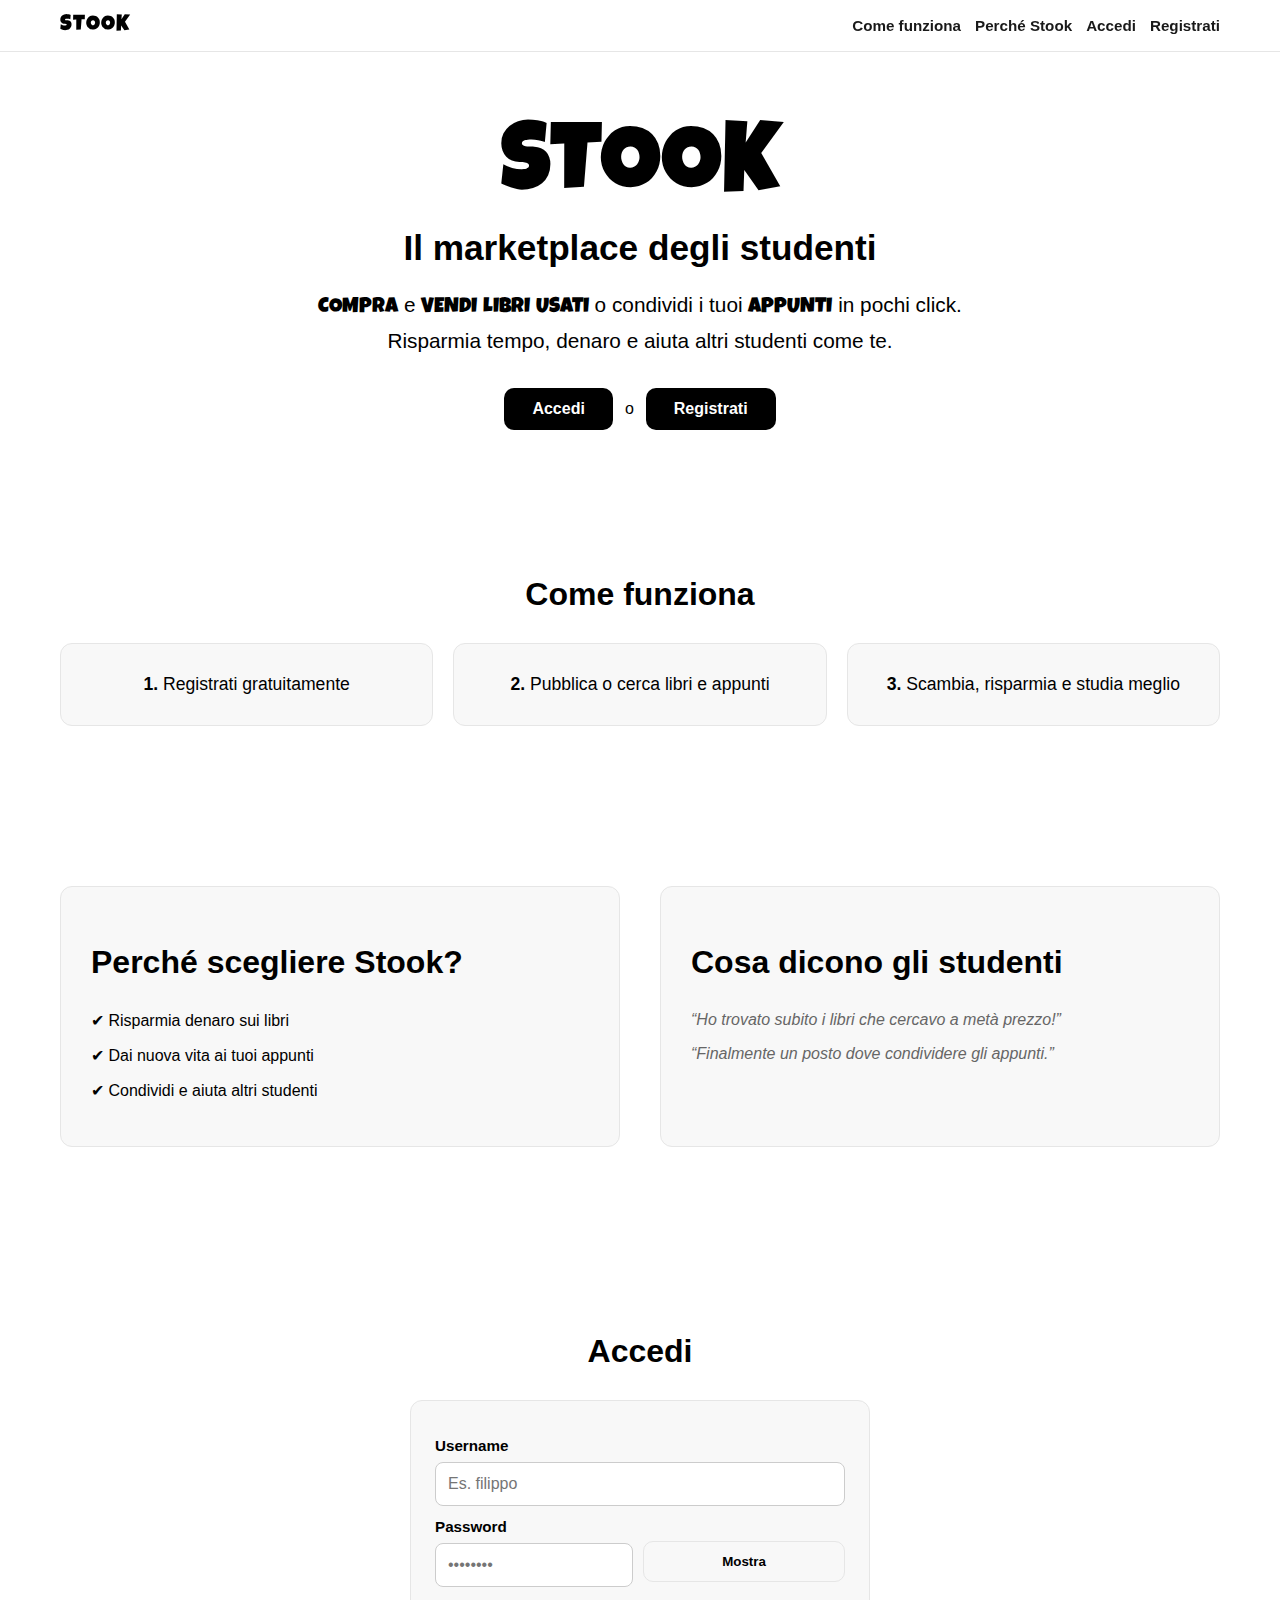
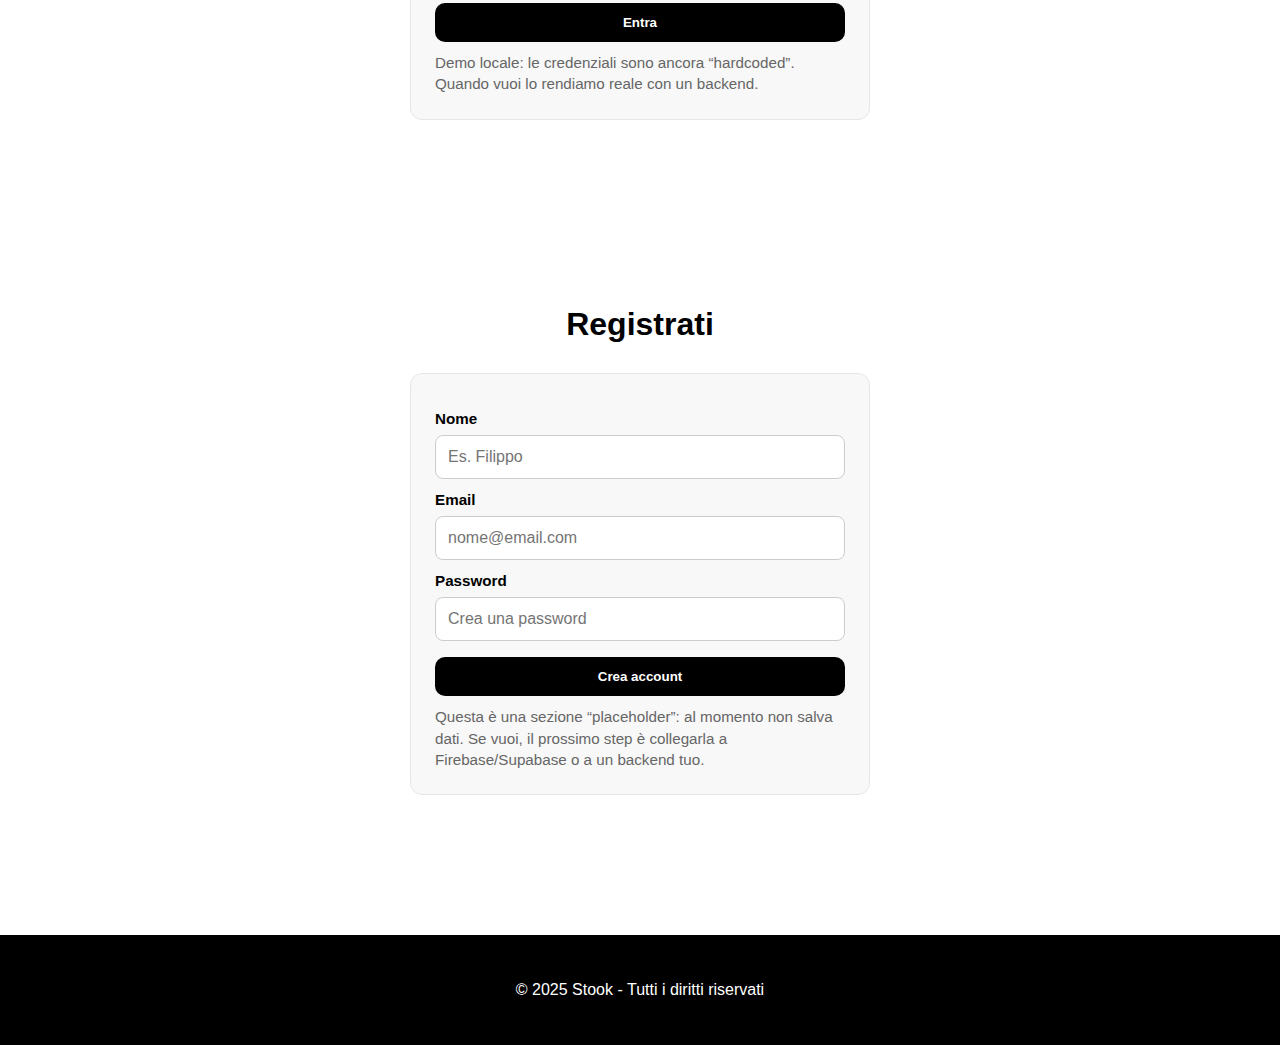
<file: index.html>
<!DOCTYPE html>
<html lang="it">
<head>
  <meta charset="UTF-8">
  <meta name="viewport" content="width=device-width, initial-scale=1.0">
  <title>Stook - Marketplace studenti</title>

  <!-- Import font Luckiest Guy -->
  <link href="https://fonts.googleapis.com/css2?family=Luckiest+Guy&display=swap" rel="stylesheet">

  <style>
    :root {
      --text: #000000;
      --bg: #ffffff;
      --card: #f8f8f8;
      --muted: #666;
      --border: #e6e6e6;
    }

    * { box-sizing: border-box; }

    body {
      margin: 0;
      padding: 0;
      font-family: 'Inter', sans-serif;
      background-color: var(--bg);
      color: var(--text);
    }

    /* NAV */
    .nav {
      position: sticky;
      top: 0;
      z-index: 50;
      background: rgba(255,255,255,0.9);
      backdrop-filter: blur(8px);
      border-bottom: 1px solid var(--border);
    }

    .nav-inner {
      max-width: 1200px;
      margin: 0 auto;
      padding: 14px 20px;
      display: flex;
      align-items: center;
      justify-content: space-between;
      gap: 16px;
    }

    .brand {
      font-family: 'Luckiest Guy', cursive;
      text-transform: uppercase;
      letter-spacing: 1px;
      font-size: 1.4rem;
    }

    .nav-links {
      display: flex;
      gap: 14px;
      flex-wrap: wrap;
      justify-content: flex-end;
    }

    .nav-links a {
      color: var(--text);
      text-decoration: none;
      font-weight: 600;
      font-size: 0.95rem;
      opacity: 0.9;
    }

    .nav-links a:hover { opacity: 1; text-decoration: underline; }

    /* HERO */
    header {
      padding: 70px 20px 40px;
      text-align: center;
      max-width: 1200px;
      margin: 0 auto;
    }

    header h1 {
      margin: 0 0 10px;
      font-size: clamp(2.5rem, 8vw, 6rem);
      font-weight: 400;
      text-transform: uppercase;
      line-height: 1;
      font-family: 'Luckiest Guy', cursive;
      color: var(--text);
    }

    header h2 {
      font-size: 2.2rem;
      margin: 0;
      font-weight: 600;
      text-align: center;
    }

    header p {
      font-size: 1.3rem;
      line-height: 1.6;
      margin: 20px auto 30px;
      max-width: 650px;
      text-align: center;
      color: var(--text);
    }

    .highlight {
      font-family: 'Luckiest Guy', cursive;
      text-transform: uppercase;
    }

    .cta-container {
      margin-top: 20px;
      display: flex;
      justify-content: center;
      align-items: center;
      gap: 12px;
      flex-wrap: wrap;
    }

    .cta-btn {
      display: inline-block;
      background: #000000;
      color: #ffffff;
      padding: 12px 28px;
      border-radius: 10px;
      text-decoration: none;
      font-weight: 700;
      transition: transform 0.08s ease, background 0.3s ease;
      cursor: pointer;
      border: none;
    }

    .cta-btn:hover {
      background: #333333;
      transform: translateY(-1px);
    }

    section {
      padding: 80px 20px;
      text-align: center;
      max-width: 1200px;
      margin: 0 auto;
    }

    section h2 {
      font-size: 2rem;
      margin-bottom: 30px;
    }

    .steps {
      display: flex;
      justify-content: center;
      gap: 20px;
      flex-wrap: wrap;
    }

    .step {
      flex: 1 1 250px;
      background: var(--card);
      padding: 30px;
      border-radius: 12px;
      font-size: 1.1rem;
      border: 1px solid var(--border);
    }

    .two-columns {
      display: flex;
      flex-wrap: wrap;
      gap: 40px;
      justify-content: center;
      align-items: stretch;
      text-align: left;
    }

    .col {
      flex: 1 1 420px;
      background: var(--card);
      padding: 30px;
      border-radius: 12px;
      border: 1px solid var(--border);
    }

    blockquote {
      font-style: italic;
      margin: 16px 0;
      color: var(--muted);
    }

    /* FORMS */
    .panel {
      max-width: 460px;
      margin: 0 auto;
      text-align: left;
      background: var(--card);
      border: 1px solid var(--border);
      border-radius: 12px;
      padding: 24px;
    }

    label {
      display: block;
      margin-top: 12px;
      font-weight: 700;
      font-size: 0.95rem;
    }

    input {
      width: 100%;
      padding: 12px;
      margin: 8px 0 0;
      border: 1px solid #ccc;
      border-radius: 8px;
      font-size: 1rem;
      background: #fff;
    }

    .row {
      display: flex;
      gap: 10px;
      align-items: center;
    }

    .row > * { flex: 1; }

    .helper {
      margin-top: 10px;
      color: var(--muted);
      font-size: 0.95rem;
      line-height: 1.4;
    }

    .error {
      color: #b00020;
      background: rgba(176, 0, 32, 0.08);
      border: 1px solid rgba(176, 0, 32, 0.25);
      padding: 10px 12px;
      border-radius: 10px;
      display: none;
      margin-top: 12px;
      font-weight: 600;
    }

    .toggle {
      background: transparent;
      border: 1px solid var(--border);
      border-radius: 10px;
      padding: 12px 14px;
      cursor: pointer;
      font-weight: 700;
    }

    footer {
      background: #000000;
      color: #ffffff;
      text-align: center;
      padding: 30px;
      margin-top: 60px;
    }

    /* small screens */
    @media (max-width: 520px) {
      header h2 { font-size: 1.6rem; }
      header p { font-size: 1.1rem; }
      .nav-inner { flex-direction: column; align-items: flex-start; }
      .nav-links { justify-content: flex-start; }
    }
  </style>
</head>

<body>

  <!-- NAV -->
  <div class="nav">
    <div class="nav-inner">
      <div class="brand">STOOK</div>
      <div class="nav-links">
        <a href="#how">Come funziona</a>
        <a href="#why">Perché Stook</a>
        <a href="#login">Accedi</a>
        <a href="#register">Registrati</a>
      </div>
    </div>
  </div>

  <!-- HERO -->
  <header>
    <h1>STOOK</h1>
    <h2>Il marketplace degli studenti</h2>
    <p>
      <span class="highlight">Compra</span> e
      <span class="highlight">vendi</span>
      <span class="highlight">libri</span>
      <span class="highlight">usati</span> o condividi i tuoi
      <span class="highlight">appunti</span> in pochi click.
      Risparmia tempo, denaro e aiuta altri studenti come te.
    </p>

    <div class="cta-container">
      <a href="#login" class="cta-btn">Accedi</a>
      <span>o</span>
      <a href="#register" class="cta-btn">Registrati</a>
    </div>
  </header>

  <!-- COME FUNZIONA -->
  <section id="how">
    <h2>Come funziona</h2>
    <div class="steps">
      <div class="step"><strong>1.</strong> Registrati gratuitamente</div>
      <div class="step"><strong>2.</strong> Pubblica o cerca libri e appunti</div>
      <div class="step"><strong>3.</strong> Scambia, risparmia e studia meglio</div>
    </div>
  </section>

  <!-- PERCHÉ STOOK + TESTIMONIANZE -->
  <section id="why">
    <div class="two-columns">
      <div class="col">
        <h2>Perché scegliere Stook?</h2>
        <p>✔ Risparmia denaro sui libri</p>
        <p>✔ Dai nuova vita ai tuoi appunti</p>
        <p>✔ Condividi e aiuta altri studenti</p>
      </div>
      <div class="col">
        <h2>Cosa dicono gli studenti</h2>
        <blockquote>“Ho trovato subito i libri che cercavo a metà prezzo!”</blockquote>
        <blockquote>“Finalmente un posto dove condividere gli appunti.”</blockquote>
      </div>
    </div>
  </section>

  <!-- LOGIN -->
  <section id="login">
    <h2>Accedi</h2>

    <div class="panel">
      <form onsubmit="return login(event)">
        <label for="username">Username</label>
        <input type="text" id="username" placeholder="Es. filippo" autocomplete="username" required>

        <label for="password">Password</label>
        <div class="row">
          <input type="password" id="password" placeholder="••••••••" autocomplete="current-password" required>
          <button type="button" class="toggle" onclick="togglePassword()">Mostra</button>
        </div>

        <div style="margin-top: 16px;">
          <button type="submit" class="cta-btn" style="width:100%;">Entra</button>
        </div>

        <div id="error" class="error">Credenziali errate. Riprova.</div>
        <div class="helper">Demo locale: le credenziali sono ancora “hardcoded”. Quando vuoi lo rendiamo reale con un backend.</div>
      </form>
    </div>
  </section>

  <!-- REGISTER -->
  <section id="register">
    <h2>Registrati</h2>

    <div class="panel">
      <form onsubmit="return fakeRegister(event)">
        <label for="reg-name">Nome</label>
        <input type="text" id="reg-name" placeholder="Es. Filippo" required>

        <label for="reg-email">Email</label>
        <input type="email" id="reg-email" placeholder="nome@email.com" autocomplete="email" required>

        <label for="reg-pass">Password</label>
        <input type="password" id="reg-pass" placeholder="Crea una password" required>

        <div style="margin-top: 16px;">
          <button type="submit" class="cta-btn" style="width:100%;">Crea account</button>
        </div>

        <div class="helper">
          Questa è una sezione “placeholder”: al momento non salva dati.
          Se vuoi, il prossimo step è collegarla a Firebase/Supabase o a un backend tuo.
        </div>
      </form>
    </div>
  </section>

  <!-- FOOTER -->
  <footer>
    <p>© 2025 Stook - Tutti i diritti riservati</p>
  </footer>

  <script>
    function togglePassword() {
      const input = document.getElementById('password');
      const btn = document.querySelector('.toggle');
      const isHidden = input.type === 'password';
      input.type = isHidden ? 'text' : 'password';
      btn.textContent = isHidden ? 'Nascondi' : 'Mostra';
    }

    function login(event) {
      event.preventDefault();
      const user = document.getElementById('username').value.trim();
      const pass = document.getElementById('password').value;

      // reset error
      const err = document.getElementById('error');
      err.style.display = "none";

      // DEMO (NON SICURO)
      if (user === "Filippo" && pass === "2002") {
        window.location.href = "home.html";
      } else {
        err.style.display = "block";
      }
      return false;
    }

    function fakeRegister(event) {
      event.preventDefault();
      alert("Registrazione demo: qui collegheremo un sistema reale (Firebase/Supabase/backend).");
      return false;
    }
  </script>

</body>
</html>
</file>
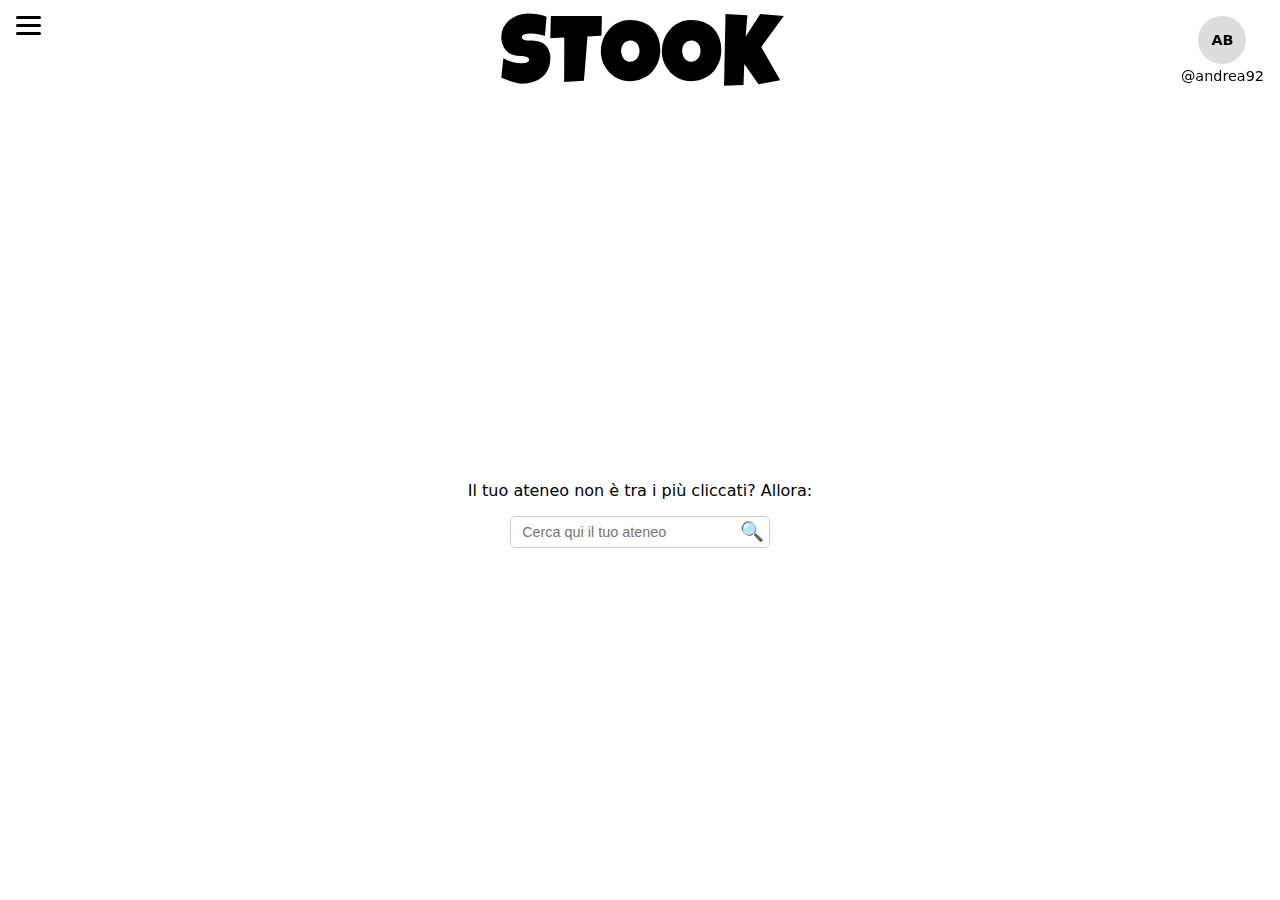
<file: GliAltriAtenei.html>
<!doctype html>
<html lang="it">
<head>
<meta charset="utf-8">
<meta name="viewport" content="width=device-width, initial-scale=1">
<title>STOOK - Ricerca Atenei</title>
<link href="https://fonts.googleapis.com/css2?family=Luckiest+Guy&display=swap" rel="stylesheet">
<style>
:root{ --bg:#ffffff; --text:#000000; }
*{box-sizing:border-box;margin:0;padding:0}
body{
  background:var(--bg); color:var(--text);
  font-family:system-ui,-apple-system,Segoe UI,Roboto,Helvetica,Arial,sans-serif;
  display:flex; flex-direction:column; align-items:center; min-height:100vh;
}
/* Titolo */
h1{
  margin:1rem 0;
  font-size:clamp(2.5rem,8vw,6rem);
  font-weight:400; text-transform:uppercase;
  line-height:1; text-align:center;
  font-family:'Luckiest Guy', cursive; color:var(--text);
}
/* Profilo */
.profile{ position:fixed; top:1rem; right:1rem; display:flex; flex-direction:column; align-items:center; font-size:.9rem; }
.profile-pic{ width:48px;height:48px;border-radius:50%;background:#ddd;display:flex;align-items:center;justify-content:center;font-weight:700;color:#000; }
.username{ margin-top:.25rem; text-decoration:none; color:inherit; font-weight:500; }
.username:hover{text-decoration:underline}
.dropdown{ display:none; position:absolute; top:4.5rem; right:1rem; background:#fff; border:1px solid #ccc; border-radius:8px; padding:1rem; min-width:200px; box-shadow:0 2px 6px rgba(0,0,0,.15);}
.dropdown-content h2{ margin:0 0 1rem; font-size:1.1rem }
/* Sidebar */
.menu-btn{ position:fixed; top:1rem; left:1rem; cursor:pointer; background:transparent; border:none; z-index:1001; display:flex; flex-direction:column; gap:5px;}
.menu-btn span{ display:block; width:25px; height:3px; background:#000; border-radius:2px; transition:all 0.3s ease; }
.menu-btn.hidden{ display:none; }
.sidebar{ position:fixed; top:0; left:-260px; width:250px; height:100%; background:#f5f5f5; box-shadow:2px 0 8px rgba(0,0,0,0.2); padding:1rem; transition:left 0.3s ease; z-index:1000; }
.sidebar.open{ left:0; }
.overlay{ display:none; position:fixed; top:0; left:0; width:100%; height:100%; background:rgba(0,0,0,0.3); z-index:999; }
.overlay.show{ display:block; }
.sidebar h2{ font-family:'Luckiest Guy', cursive; font-size:1.5rem; margin-bottom:1rem; }
.sidebar a{ display:block; margin:.5rem 0; text-decoration:none; color:#000; }
/* Contenuto centrale */
.main-content{ flex:1; display:flex; flex-direction:column; align-items:center; justify-content:center; text-align:center; padding:2rem 1rem; }
.main-content p{ font-size:1rem; margin-bottom:1rem; font-weight:500; }
.search-box{ display:flex; align-items:center; background:#fff; padding:0 .3rem; height:2rem; width:260px; border:1px solid #ccc; border-radius:6px; }
.search-box input{ flex:1; border:none; background:transparent; outline:none; font-size:.9rem; padding:0 .4rem; }
.search-box button{ border:none; background:transparent; font-size:1.2rem; cursor:pointer; transition:transform .15s ease; }
.search-box button:hover{ transform:scale(1.15); }
</style>
</head>
<body>

<!-- Bottone hamburger -->
<button class="menu-btn" id="menuBtn">
  <span></span><span></span><span></span>
</button>

<!-- Sidebar -->
<div class="sidebar" id="sidebar">
  <h2>Menu</h2>
  <a href="index.html">Home</a>
  <a href="ricerca-libri.html">Libri</a>
  <a href="ricerca-appunti.html">Appunti</a>
  <a href="#">Profilo</a>
</div>
<div class="overlay" id="overlay"></div>

<!-- Profilo -->
<div class="profile">
  <div class="profile-pic">AB</div>
  <a href="#" class="username" id="openProfile">@andrea92</a>
</div>
<div class="dropdown" id="profileDropdown">
  <div class="dropdown-content"><h2><strong>Ciao @andrea92</strong></h2></div>
</div>

<!-- Titolo -->
<h1>STOOK</h1>

<!-- Contenuto centrale -->
<div class="main-content">
  <p>Il tuo ateneo non è tra i più cliccati? Allora:</p>
  <form class="search-box" onsubmit="event.preventDefault(); alert('Ricerca avviata!')">
    <input type="text" placeholder="Cerca qui il tuo ateneo">
    <button type="submit">🔍</button>
  </form>
</div>

<script>
/* Dropdown profilo */
const openBtn=document.getElementById("openProfile");
const dropdown=document.getElementById("profileDropdown");
openBtn.addEventListener("click",e=>{
  e.preventDefault();
  dropdown.style.display=(dropdown.style.display==="block")?"none":"block";
});
window.addEventListener("click",e=>{
  if(!dropdown.contains(e.target)&&!openBtn.contains(e.target)){
    dropdown.style.display="none";
  }
});
/* Sidebar */
const menuBtn=document.getElementById("menuBtn");
const sidebar=document.getElementById("sidebar");
const overlay=document.getElementById("overlay");
menuBtn.addEventListener("click",()=>{ sidebar.classList.add("open"); overlay.classList.add("show"); menuBtn.classList.add("hidden"); });
overlay.addEventListener("click",()=>{ sidebar.classList.remove("open"); overlay.classList.remove("show"); menuBtn.classList.remove("hidden"); });
</script>

</body>
</html>
</file>
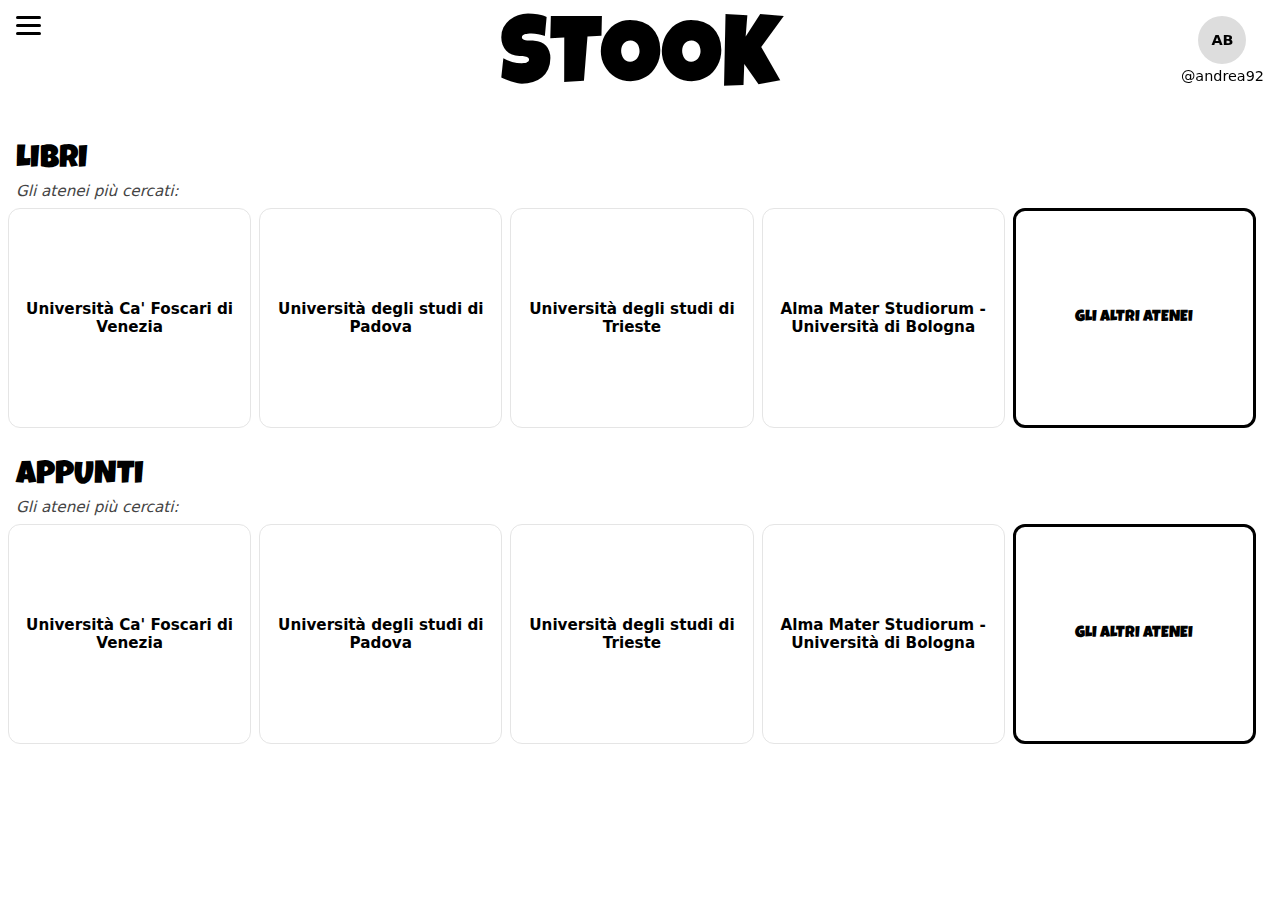
<file: home.html>
<!doctype html>
<html lang="it">
<head>
<meta charset="utf-8">
<meta name="viewport" content="width=device-width, initial-scale=1">
<title>STOOK</title>
<link href="https://fonts.googleapis.com/css2?family=Luckiest+Guy&display=swap" rel="stylesheet">
<style>
:root{
  --bg:#ffffff; --text:#000000;
  --gap:8px; 
  --card-radius:12px; --card-border:#e5e5e5;
}
*{box-sizing:border-box;margin:0;padding:0}
body{
  background:var(--bg); color:var(--text);
  font-family:system-ui,-apple-system,Segoe UI,Roboto,Helvetica,Arial,sans-serif;
  display:flex; flex-direction:column; align-items:center;
}

/* Titolo principale */
h1{
  margin:1rem 0;
  font-size:clamp(2.5rem,8vw,6rem);
  font-weight:400; text-transform:uppercase;
  line-height:1; text-align:center;
  font-family:'Luckiest Guy', cursive; color:var(--text);
}

/* Profilo utente */
.profile{
  position:fixed; top:1rem; right:1rem;
  display:flex; flex-direction:column; align-items:center; font-size:.9rem;
}
.profile-pic{
  width:48px;height:48px;border-radius:50%;background:#ddd;
  display:flex;align-items:center;justify-content:center;font-weight:700;color:#000;
}
.username{ margin-top:.25rem; text-decoration:none; color:inherit; font-weight:500; }
.username:hover{text-decoration:underline}

/* Dropdown profilo */
.dropdown{
  display:none; position:absolute; top:4.5rem; right:1rem; background:#fff;
  border:1px solid #ccc; border-radius:8px; padding:1rem; min-width:200px;
  box-shadow:0 2px 6px rgba(0,0,0,.15);
}
.dropdown-content h2{ margin:0 0 1rem; font-size:1.1rem }

/* Sezioni bacheca */
.main{ width:100%; }

/* Titoli sezione */
.section-header{
  display:flex; flex-direction:column; align-items:flex-start;
  margin:1rem 0 .5rem 1rem;
}
.section-title{
  font-family:'Luckiest Guy', cursive;
  text-transform:uppercase;
  font-weight:400;
  font-size:clamp(1.25rem, 3vw, 2rem);
  margin:0;
}
.section-subtitle{
  margin-top:.3rem;
  font-size:.95rem;
  font-style:italic;
  color:#444;
}

/* Distanza extra tra sezioni */
section + section { margin-top: 2rem; }

/* Riquadri */
.row-5{
  display:flex; flex-wrap:wrap; gap:var(--gap);
  width:100%; padding:0 .5rem;
}
.card{
  flex:0 0 calc((100% - (var(--gap)*4) - 1rem) / 5);
  border:1px solid var(--card-border);
  border-radius:var(--card-radius);
  background:#fff;
  padding:8px;
  display:flex; flex-direction:column; gap:.4rem;
  aspect-ratio:3/4;
  max-height:220px;
  cursor:pointer;
  transition:transform .15s ease;
  justify-content:center;
  align-items:center;
  text-align:center;
}
.card:hover{ transform:scale(1.02); }
.card-title{ font-weight:600; font-size:.95rem; }

/* Riquadro speciale "Gli altri atenei" */
.card-others{
  border:3px solid #000;
}
.card-others .card-title{
  font-family:'Luckiest Guy', cursive;
  font-weight:400;
  font-size:1rem;
  text-transform:uppercase;
}

/* Responsive */
@media (max-width: 1000px){
  .card{ flex:0 0 calc((100% - (var(--gap)*2) - 1rem) / 3); }
}
@media (max-width: 600px){
  .card{ flex:0 0 calc((100% - (var(--gap)*1) - 1rem) / 2); }
}

/* === Sidebar === */
.menu-btn{
  position:fixed; top:1rem; left:1rem;
  cursor:pointer;
  background:transparent;
  border:none;
  z-index:1001;
  display:flex; flex-direction:column; gap:5px;
}
.menu-btn span{
  display:block;
  width:25px; height:3px;
  background:#000;
  border-radius:2px;
  transition:all 0.3s ease;
}
.menu-btn.hidden{ display:none; }

.sidebar{
  position:fixed;
  top:0; left:-260px;
  width:250px; height:100%;
  background:#f5f5f5;
  box-shadow:2px 0 8px rgba(0,0,0,0.2);
  padding:1rem;
  transition:left 0.3s ease;
  z-index:1000;
}
.sidebar.open{ left:0; }
.overlay{
  display:none;
  position:fixed;
  top:0; left:0;
  width:100%; height:100%;
  background:rgba(0,0,0,0.3);
  z-index:999;
}
.overlay.show{ display:block; }
.sidebar h2{
  font-family:'Luckiest Guy', cursive;
  font-size:1.5rem;
  margin-bottom:1rem;
}
.sidebar a{
  display:block;
  margin:.5rem 0;
  text-decoration:none;
  color:#000;
}
</style>
</head>
<body>

<!-- Bottone hamburger -->
<button class="menu-btn" id="menuBtn">
  <span></span>
  <span></span>
  <span></span>
</button>

<!-- Sidebar -->
<div class="sidebar" id="sidebar">
  <h2>Menu</h2>
  <a href="#">Home</a>
  <a href="#">Libri</a>
  <a href="#">Appunti</a>
  <a href="#">Profilo</a>
</div>
<div class="overlay" id="overlay"></div>

<!-- Profilo utente -->
<div class="profile">
  <div class="profile-pic">AB</div>
  <a href="#" class="username" id="openProfile">@andrea92</a>
</div>
<div class="dropdown" id="profileDropdown">
  <div class="dropdown-content"><h2><strong>Ciao @andrea92</strong></h2></div>
</div>

<!-- Titolo unico -->
<h1>STOOK</h1>

<main class="main">
  <!-- Libri -->
  <section>
    <div class="section-header">
      <h2 class="section-title">Libri</h2>
      <p class="section-subtitle">Gli atenei più cercati:</p>
    </div>
    <div class="row-5" id="libri-cards"></div>
  </section>

  <!-- Appunti -->
  <section>
    <div class="section-header">
      <h2 class="section-title">Appunti</h2>
      <p class="section-subtitle">Gli atenei più cercati:</p>
    </div>
    <div class="row-5" id="appunti-cards"></div>
  </section>
</main>

<script>
/* === DATI SIMULATI === */
const topAtenei = {
  libri: [
    { nome: "Università Ca' Foscari di Venezia" },
    { nome: "Università degli studi di Padova" },
    { nome: "Università degli studi di Trieste" },
    { nome: "Alma Mater Studiorum - Università di Bologna" }
  ],
  appunti: [
    { nome: "Università Ca' Foscari di Venezia" },
    { nome: "Università degli studi di Padova" },
    { nome: "Università degli studi di Trieste" },
    { nome: "Alma Mater Studiorum - Università di Bologna" }
  ]
};

/* Genera i riquadri */
function renderCards(sectionId, items, tipo, searchPage){
  const container = document.getElementById(sectionId);
  container.innerHTML = "";

  items.slice(0,4).forEach(ateneo => {
    const div = document.createElement("div");
    div.className = "card";
    div.innerHTML = `<div class="card-title">${ateneo.nome}</div>`;
    // passo sia il tipo (libri/appunti) che l'ateneo
    div.onclick = () => window.location.href = `libriAteneo.html?tipo=${tipo}&ateneo=${encodeURIComponent(ateneo.nome)}`;
    container.appendChild(div);
  });

  const altri = document.createElement("div");
  altri.className = "card card-others";
  altri.innerHTML = `<div class="card-title">Gli altri atenei</div>`;
  altri.onclick = () => window.location.href = searchPage;
  container.appendChild(altri);
}

renderCards("libri-cards", topAtenei.libri, "libri", "GliAltriAtenei.html");
renderCards("appunti-cards", topAtenei.appunti, "appunti", "GliAltriAteneiAppunti.html");

/* Dropdown profilo */
const openBtn=document.getElementById("openProfile");
const dropdown=document.getElementById("profileDropdown");
openBtn.addEventListener("click",e=>{
  e.preventDefault();
  dropdown.style.display=(dropdown.style.display==="block")?"none":"block";
});
window.addEventListener("click",e=>{
  if(!dropdown.contains(e.target)&&!openBtn.contains(e.target)){
    dropdown.style.display="none";
  }
});

/* Sidebar */
const menuBtn=document.getElementById("menuBtn");
const sidebar=document.getElementById("sidebar");
const overlay=document.getElementById("overlay");

menuBtn.addEventListener("click",()=>{
  sidebar.classList.add("open");
  overlay.classList.add("show");
  menuBtn.classList.add("hidden");
});

overlay.addEventListener("click",()=>{
  sidebar.classList.remove("open");
  overlay.classList.remove("show");
  menuBtn.classList.remove("hidden");
});
</script>

</body>
</html>
</file>
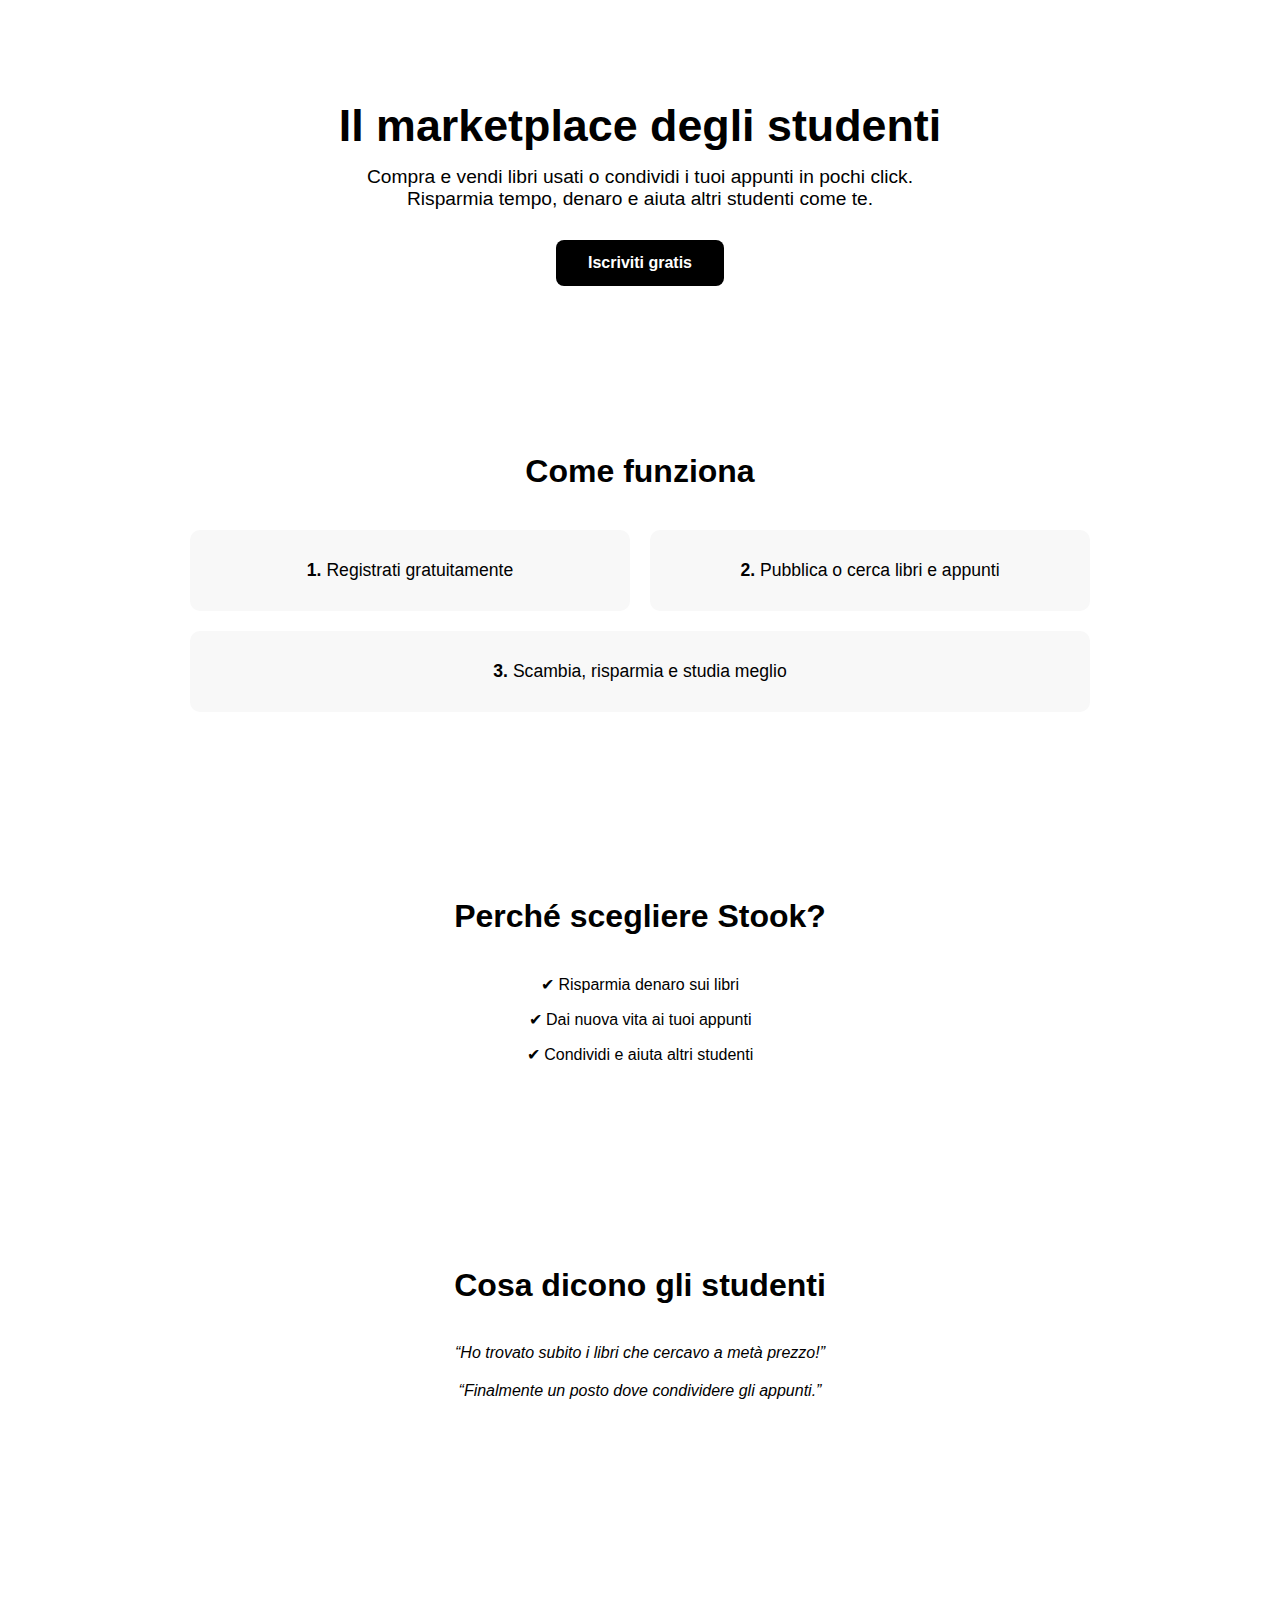
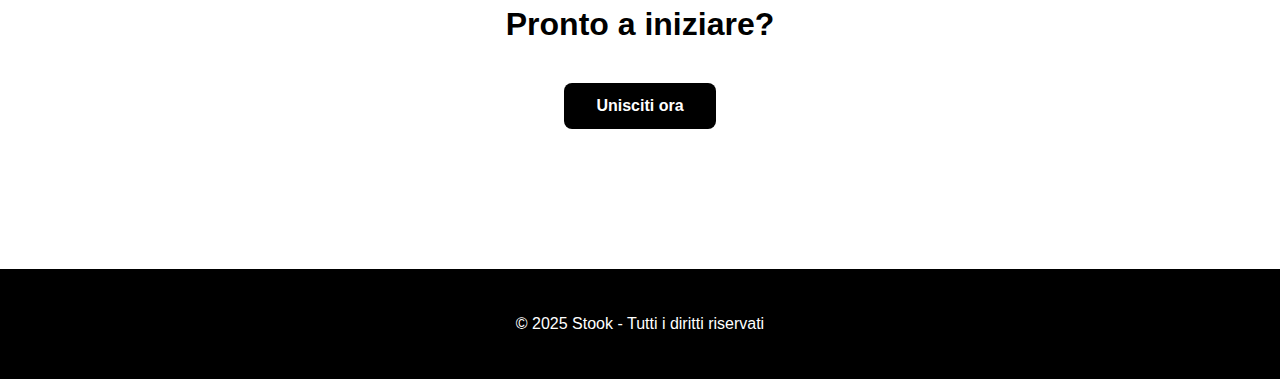
<file: landing.html>
<!DOCTYPE html>
<html lang="it">
<head>
  <meta charset="UTF-8">
  <meta name="viewport" content="width=device-width, initial-scale=1.0">
  <title>Stook - Marketplace studenti</title>
  <style>
    body {
      margin: 0;
      padding: 0;
      font-family: 'Inter', sans-serif; /* Usa lo stesso font che hai già incluso */
      background-color: #ffffff;
      color: #000000;
    }

    header {
      text-align: center;
      padding: 100px 20px 60px;
    }

    header h1 {
      font-size: 2.8rem;
      margin: 0;
    }

    header p {
      font-size: 1.2rem;
      margin: 15px 0 30px;
      max-width: 600px;
      margin-left: auto;
      margin-right: auto;
    }

    .cta-btn {
      display: inline-block;
      background: #000000;
      color: #ffffff;
      padding: 14px 32px;
      border-radius: 8px;
      text-decoration: none;
      font-weight: 600;
      transition: background 0.3s ease;
    }

    .cta-btn:hover {
      background: #333333;
    }

    section {
      padding: 80px 20px;
      text-align: center;
      max-width: 900px;
      margin: 0 auto;
    }

    section h2 {
      font-size: 2rem;
      margin-bottom: 40px;
    }

    .steps {
      display: flex;
      justify-content: center;
      gap: 20px;
      flex-wrap: wrap;
    }

    .step {
      flex: 1 1 250px;
      background: #f8f8f8;
      padding: 30px;
      border-radius: 10px;
      font-size: 1.1rem;
    }

    blockquote {
      font-style: italic;
      margin: 20px auto;
      max-width: 600px;
    }

    footer {
      background: #000000;
      color: #ffffff;
      text-align: center;
      padding: 30px;
      margin-top: 60px;
    }
  </style>
</head>
<body>

  <!-- HERO -->
  <header>
    <h1>Il marketplace degli studenti</h1>
    <p>Compra e vendi libri usati o condividi i tuoi appunti in pochi click. 
       Risparmia tempo, denaro e aiuta altri studenti come te.</p>
    <a href="/signup" class="cta-btn">Iscriviti gratis</a>
  </header>

  <!-- COME FUNZIONA -->
  <section>
    <h2>Come funziona</h2>
    <div class="steps">
      <div class="step"><strong>1.</strong> Registrati gratuitamente</div>
      <div class="step"><strong>2.</strong> Pubblica o cerca libri e appunti</div>
      <div class="step"><strong>3.</strong> Scambia, risparmia e studia meglio</div>
    </div>
  </section>

  <!-- PERCHÉ STOOK -->
  <section>
    <h2>Perché scegliere Stook?</h2>
    <p>✔ Risparmia denaro sui libri</p>
    <p>✔ Dai nuova vita ai tuoi appunti</p>
    <p>✔ Condividi e aiuta altri studenti</p>
  </section>

  <!-- TESTIMONIANZE -->
  <section>
    <h2>Cosa dicono gli studenti</h2>
    <blockquote>“Ho trovato subito i libri che cercavo a metà prezzo!”</blockquote>
    <blockquote>“Finalmente un posto dove condividere gli appunti.”</blockquote>
  </section>

  <!-- CTA FINALE -->
  <section>
    <h2>Pronto a iniziare?</h2>
    <a href="/signup" class="cta-btn">Unisciti ora</a>
  </section>

  <!-- FOOTER -->
  <footer>
    <p>© 2025 Stook - Tutti i diritti riservati</p>
  </footer>

</body>
</html>
</file>
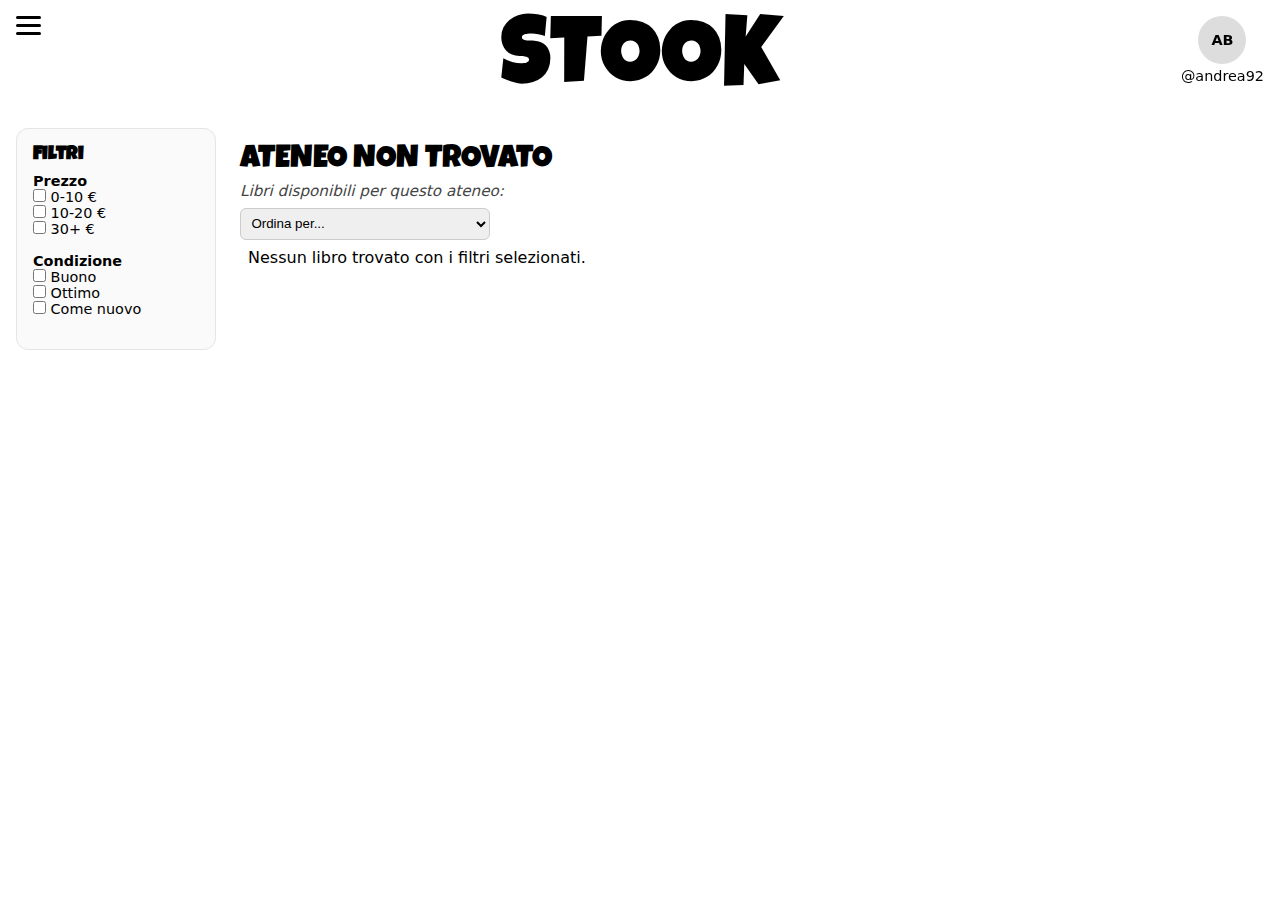
<file: libriAteneo.html>
<!doctype html>
<html lang="it">
<head>
<meta charset="utf-8">
<meta name="viewport" content="width=device-width, initial-scale=1">
<title>STOOK</title>
<link href="https://fonts.googleapis.com/css2?family=Luckiest+Guy&display=swap" rel="stylesheet">
<style>
:root{
  --bg:#ffffff; --text:#000000;
  --gap:8px; 
  --card-radius:12px; --card-border:#e5e5e5;
}
*{box-sizing:border-box;margin:0;padding:0}
body{
  background:var(--bg); color:var(--text);
  font-family:system-ui,-apple-system,Segoe UI,Roboto,Helvetica,Arial,sans-serif;
  display:flex; flex-direction:column; align-items:center;
}

/* Titolo principale */
h1{
  margin:1rem 0;
  font-size:clamp(2.5rem,8vw,6rem);
  font-weight:400; text-transform:uppercase;
  line-height:1; text-align:center;
  font-family:'Luckiest Guy', cursive; color:var(--text);
}

/* Profilo utente */
.profile{
  position:fixed; top:1rem; right:1rem;
  display:flex; flex-direction:column; align-items:center; font-size:.9rem;
}
.profile-pic{
  width:48px;height:48px;border-radius:50%;background:#ddd;
  display:flex;align-items:center;justify-content:center;font-weight:700;color:#000;
}
.username{ margin-top:.25rem; text-decoration:none; color:inherit; font-weight:500; }
.username:hover{text-decoration:underline}

/* Dropdown profilo */
.dropdown{
  display:none; position:absolute; top:4.5rem; right:1rem; background:#fff;
  border:1px solid #ccc; border-radius:8px; padding:1rem; min-width:200px;
  box-shadow:0 2px 6px rgba(0,0,0,.15);
}
.dropdown-content h2{ margin:0 0 1rem; font-size:1.1rem }

/* Sezioni bacheca */
.main{ width:100%; }

/* Titoli sezione */
.section-header{
  display:flex; flex-direction:column; align-items:flex-start;
  margin:1rem 0 .5rem 0;
}
.section-title{
  font-family:'Luckiest Guy', cursive;
  text-transform:uppercase;
  font-weight:400;
  font-size:clamp(1.25rem, 3vw, 2rem);
  margin:0;
}
.section-subtitle{
  margin-top:.3rem;
  font-size:.95rem;
  font-style:italic;
  color:#444;
}

/* Distanza extra tra sezioni */
section + section { margin-top: 2rem; }

/* Riquadri */
.row-5{
  display:flex; flex-wrap:wrap; gap:var(--gap);
  width:100%; padding:0 .5rem;
}
.card{
  flex:0 0 calc((100% - (var(--gap)*4) - 1rem) / 5);
  border:1px solid var(--card-border);
  border-radius:var(--card-radius);
  background:#fff;
  padding:8px;
  display:flex; flex-direction:column; gap:.4rem;
  aspect-ratio:3/4;
  max-height:220px;
  cursor:pointer;
  transition:transform .15s ease;
  justify-content:center;
  align-items:center;
  text-align:center;
}
.card:hover{ transform:scale(1.02); }
.card-title{ font-weight:600; font-size:.95rem; }

/* Responsive cards */
@media (max-width: 1000px){
  .card{ flex:0 0 calc((100% - (var(--gap)*2) - 1rem) / 3); }
}
@media (max-width: 600px){
  .card{ flex:0 0 calc((100% - (var(--gap)*1) - 1rem) / 2); }
}

/* === Sidebar === */
.menu-btn{
  position:fixed; top:1rem; left:1rem;
  cursor:pointer;
  background:transparent;
  border:none;
  z-index:1001;
  display:flex; flex-direction:column; gap:5px;
}
.menu-btn span{
  display:block;
  width:25px; height:3px;
  background:#000;
  border-radius:2px;
  transition:all 0.3s ease;
}
.menu-btn.hidden{ display:none; }

.sidebar{
  position:fixed;
  top:0; left:-260px;
  width:250px; height:100%;
  background:#f5f5f5;
  box-shadow:2px 0 8px rgba(0,0,0,0.2);
  padding:1rem;
  transition:left 0.3s ease;
  z-index:1000;
}
.sidebar.open{ left:0; }
.overlay{
  display:none;
  position:fixed;
  top:0; left:0;
  width:100%; height:100%;
  background:rgba(0,0,0,0.3);
  z-index:999;
}
.overlay.show{ display:block; }
.sidebar h2{
  font-family:'Luckiest Guy', cursive;
  font-size:1.5rem;
  margin-bottom:1rem;
}
.sidebar a{
  display:block;
  margin:.5rem 0;
  text-decoration:none;
  color:#000;
}

/* === Layout a due colonne (filtri + libri) === */
.content-layout{
  display:flex;
  align-items:flex-start;
  gap:1.5rem;
  padding:0 1rem;
}
.filters{
  flex:0 0 200px;
  border:1px solid var(--card-border);
  border-radius:var(--card-radius);
  background:#fafafa;
  padding:1rem;
  font-size:.9rem;
}
.filters h3{
  margin-bottom:.5rem;
  font-family:'Luckiest Guy', cursive;
  font-size:1.2rem;
}
.filter-group{ margin-bottom:1rem; }
.books{ flex:1; }
#sortSelect{
  margin-top:.5rem;
  padding:.4rem;
  border:1px solid #ccc;
  border-radius:6px;
}

/* Responsive layout */
@media (max-width:800px){
  .content-layout{ flex-direction:column; }
  .filters{ width:100%; }
}
</style>
</head>
<body>

<!-- Bottone hamburger -->
<button class="menu-btn" id="menuBtn">
  <span></span><span></span><span></span>
</button>

<!-- Sidebar -->
<div class="sidebar" id="sidebar">
  <h2>Menu</h2>
  <a href="index.html">Home</a>
  <a href="#">Libri</a>
  <a href="#">Appunti</a>
  <a href="#">Profilo</a>
</div>
<div class="overlay" id="overlay"></div>

<!-- Profilo utente -->
<div class="profile">
  <div class="profile-pic">AB</div>
  <a href="#" class="username" id="openProfile">@andrea92</a>
</div>
<div class="dropdown" id="profileDropdown">
  <div class="dropdown-content"><h2><strong>Ciao @andrea92</strong></h2></div>
</div>

<!-- Titolo unico -->
<h1 id="pageTitle">STOOK</h1>

<main class="main">
  <div class="content-layout">
    <!-- Colonna filtri -->
    <aside class="filters">
      <h3>Filtri</h3>
      <div class="filter-group">
        <p><strong>Prezzo</strong></p>
        <label><input type="checkbox" name="price" value="0-10"> 0-10 €</label><br>
        <label><input type="checkbox" name="price" value="10-20"> 10-20 €</label><br>
        <label><input type="checkbox" name="price" value="30+"> 30+ €</label>
      </div>
      <div class="filter-group">
        <p><strong>Condizione</strong></p>
        <label><input type="checkbox" name="condition" value="Buono"> Buono</label><br>
        <label><input type="checkbox" name="condition" value="Ottimo"> Ottimo</label><br>
        <label><input type="checkbox" name="condition" value="Come nuovo"> Come nuovo</label>
      </div>
    </aside>

    <!-- Colonna libri -->
    <section class="books">
      <div class="section-header">
        <h2 class="section-title" id="ateneoTitle"></h2>
        <p class="section-subtitle">Libri disponibili per questo ateneo:</p>
        <select id="sortSelect">
          <option value="">Ordina per...</option>
          <option value="price-asc">Prezzo crescente</option>
          <option value="price-desc">Prezzo decrescente</option>
          <option value="condition-asc">Condizione (Buono → Come nuovo)</option>
          <option value="condition-desc">Condizione (Come nuovo → Buono)</option>
        </select>
      </div>
      <div class="row-5" id="libriContainer"></div>
    </section>
  </div>
</main>

<script>
// Recupera l’ateneo dalla query string
const params = new URLSearchParams(window.location.search);
const ateneo = params.get("ateneo");
document.getElementById("ateneoTitle").textContent = ateneo ?? "Ateneo non trovato";

// Database demo con prezzo + condizione
const libriDemo = {
  "Università Ca' Foscari di Venezia": [
    { titolo: "Libro A", prezzo: 8, condizione: "Buono" },
    { titolo: "Libro B", prezzo: 15, condizione: "Ottimo" },
    { titolo: "Libro C", prezzo: 35, condizione: "Come nuovo" }
  ],
  "Università degli studi di Padova": [
    { titolo: "Libro D", prezzo: 5, condizione: "Come nuovo" },
    { titolo: "Libro E", prezzo: 25, condizione: "Ottimo" }
  ],
  "Università degli studi di Trieste": [
    { titolo: "Libro F", prezzo: 12, condizione: "Buono" },
    { titolo: "Libro G", prezzo: 9, condizione: "Ottimo" },
    { titolo: "Libro H", prezzo: 30, condizione: "Come nuovo" },
    { titolo: "Libro I", prezzo: 18, condizione: "Buono" }
  ],
  "Alma Mater Studiorum - Università di Bologna": [
    { titolo: "Libro J", prezzo: 28, condizione: "Ottimo" }
  ]
};

const container = document.getElementById("libriContainer");

// Funzione per renderizzare i libri filtrati e ordinati
function renderBooks(){
  container.innerHTML = "";

  let books = libriDemo[ateneo] || [];

  // FILTRI
  const selectedPrices = Array.from(document.querySelectorAll('input[name="price"]:checked')).map(el=>el.value);
  const selectedConditions = Array.from(document.querySelectorAll('input[name="condition"]:checked')).map(el=>el.value);

  books = books.filter(book=>{
    let matchPrice = true;
    if(selectedPrices.length){
      matchPrice = selectedPrices.some(range=>{
        if(range==="0-10") return book.prezzo>=0 && book.prezzo<=10;
        if(range==="10-20") return book.prezzo>10 && book.prezzo<=20;
        if(range==="30+") return book.prezzo>=30;
      });
    }
    let matchCondition = true;
    if(selectedConditions.length){
      matchCondition = selectedConditions.includes(book.condizione);
    }
    return matchPrice && matchCondition;
  });

  // ORDINAMENTO
  const sortValue = document.getElementById("sortSelect").value;
  if(sortValue==="price-asc"){
    books.sort((a,b)=>a.prezzo-b.prezzo);
  } else if(sortValue==="price-desc"){
    books.sort((a,b)=>b.prezzo-a.prezzo);
  } else if(sortValue==="condition-asc"){
    const order = ["Buono","Ottimo","Come nuovo"];
    books.sort((a,b)=>order.indexOf(a.condizione)-order.indexOf(b.condizione));
  } else if(sortValue==="condition-desc"){
    const order = ["Come nuovo","Ottimo","Buono"];
    books.sort((a,b)=>order.indexOf(a.condizione)-order.indexOf(b.condizione));
  }

  // RENDER CARDS
  if(books.length){
    books.forEach(book=>{
      const div = document.createElement("div");
      div.className = "card";
      div.innerHTML = `<div class="card-title">${book.titolo}</div>
                       <div>💶 ${book.prezzo} €</div>
                       <div>📚 ${book.condizione}</div>`;
      container.appendChild(div);
    });
  } else {
    container.innerHTML = "<p>Nessun libro trovato con i filtri selezionati.</p>";
  }
}

// Primo render
renderBooks();

// Eventi filtri e ordinamento
document.querySelectorAll('.filters input').forEach(el=>{
  el.addEventListener("change", renderBooks);
});
document.getElementById("sortSelect").addEventListener("change", renderBooks);

// Dropdown profilo
const openBtn=document.getElementById("openProfile");
const dropdown=document.getElementById("profileDropdown");
openBtn.addEventListener("click",e=>{
  e.preventDefault();
  dropdown.style.display=(dropdown.style.display==="block")?"none":"block";
});
window.addEventListener("click",e=>{
  if(!dropdown.contains(e.target)&&!openBtn.contains(e.target)){
    dropdown.style.display="none";
  }
});

// Sidebar
const menuBtn=document.getElementById("menuBtn");
const sidebar=document.getElementById("sidebar");
const overlay=document.getElementById("overlay");
menuBtn.addEventListener("click",()=>{
  sidebar.classList.add("open");
  overlay.classList.add("show");
  menuBtn.classList.add("hidden");
});
overlay.addEventListener("click",()=>{
  sidebar.classList.remove("open");
  overlay.classList.remove("show");
  menuBtn.classList.remove("hidden");
});
</script>

</body>
</html>
</file>
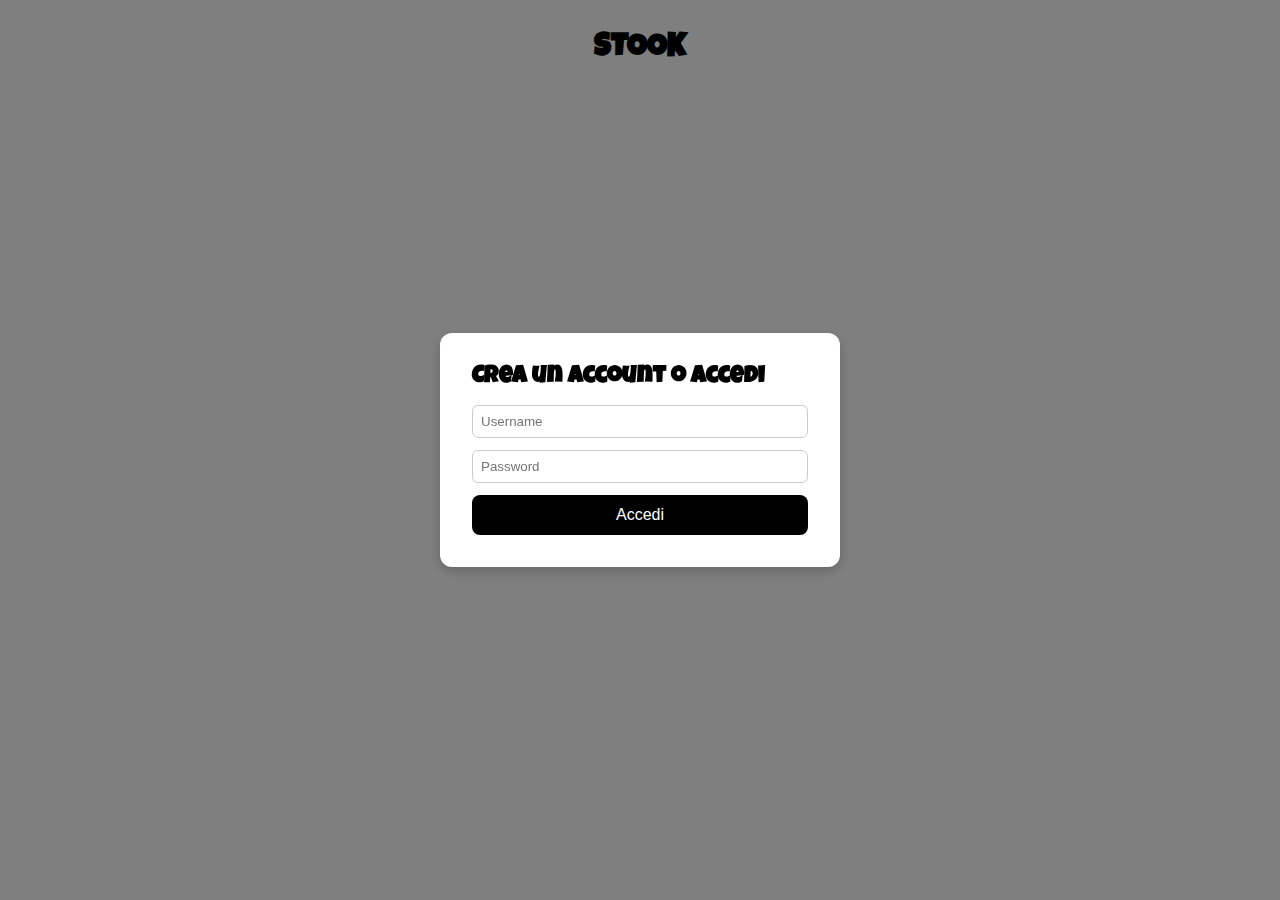
<file: libroDettaglio.html>
<!doctype html>
<html lang="it">
<head>
<meta charset="utf-8">
<meta name="viewport" content="width=device-width, initial-scale=1">
<title>Dettaglio libro - STOOK</title>
<link href="https://fonts.googleapis.com/css2?family=Luckiest+Guy&display=swap" rel="stylesheet">
<style>
:root{ --bg:#ffffff; --text:#000000; --card-radius:12px; }
*{box-sizing:border-box;margin:0;padding:0}
body{ background:var(--bg); color:var(--text); font-family:system-ui,-apple-system,Segoe UI,Roboto,Helvetica,Arial,sans-serif; padding:1rem; }

/* Titolo */
h1{ font-family:'Luckiest Guy', cursive; text-align:center; margin:1rem 0; }

/* Contenitore */
.container{ max-width:800px; margin:0 auto; background:#fff; padding:1.5rem; border-radius:var(--card-radius); box-shadow:0 2px 8px rgba(0,0,0,0.1); }
.book-title{ font-size:1.5rem; font-weight:600; margin-bottom:.5rem; }
.price{ font-size:1.2rem; color:#444; margin-bottom:1rem; }
.details{ margin-bottom:1rem; }
.contact-btn{ background:#000; color:#fff; border:none; padding:.8rem 1.2rem; border-radius:8px; cursor:pointer; font-size:1rem; }
.contact-btn:hover{ opacity:.9; }

/* Modale login */
.modal{
  display:none; position:fixed; top:0; left:0; width:100%; height:100%;
  background:rgba(0,0,0,0.5); display:flex; align-items:center; justify-content:center;
}
.modal-content{
  background:#fff; padding:2rem; border-radius:12px; width:90%; max-width:400px;
  box-shadow:0 4px 12px rgba(0,0,0,0.2);
}
.modal-content h2{ margin-bottom:1rem; font-family:'Luckiest Guy', cursive; }
.modal-content input{ width:100%; padding:.5rem; margin-bottom:.75rem; border:1px solid #ccc; border-radius:6px; }
.modal-content button{
  width:100%; padding:.7rem; border:none; border-radius:8px;
  background:#000; color:#fff; font-size:1rem; cursor:pointer;
}
.modal-content button:hover{ opacity:.9; }
</style>
</head>
<body>

<h1>STOOK</h1>

<!-- Contenitore dettaglio -->
<div class="container" id="bookDetail" style="display:none;">
  <div class="book-title" id="bookTitle"></div>
  <div class="price" id="bookPrice"></div>
  <div class="details" id="bookCondition"></div>
  <div class="details" id="bookDescription"></div>
  <button class="contact-btn" id="contactBtn">Contatta il venditore</button>
</div>

<!-- Modale login -->
<div class="modal" id="loginModal">
  <div class="modal-content">
    <h2>Crea un account o accedi</h2>
    <input type="text" id="usernameInput" placeholder="Username">
    <input type="password" id="passwordInput" placeholder="Password">
    <button id="loginBtn">Accedi</button>
  </div>
</div>

<script>
// === Dati demo ===
const libriDemo = {
  1: { titolo:"Libro A", prezzo:"8 €", condizione:"Buono", descrizione:"Manuale usato di economia, ottime condizioni." },
  2: { titolo:"Libro B", prezzo:"15 €", condizione:"Ottimo", descrizione:"Libro di diritto, evidenziato ma ben tenuto." },
  3: { titolo:"Libro C", prezzo:"25 €", condizione:"Come nuovo", descrizione:"Edizione aggiornata, praticamente nuovo." }
};

// === Recupero ID dalla URL ===
const params = new URLSearchParams(window.location.search);
const id = params.get("id");
const book = libriDemo[id];

// === Elementi ===
const bookDetail = document.getElementById("bookDetail");
const loginModal = document.getElementById("loginModal");
const loginBtn = document.getElementById("loginBtn");
const usernameInput = document.getElementById("usernameInput");
const passwordInput = document.getElementById("passwordInput");

// === Login check ===
function isLoggedIn(){ return localStorage.getItem("user"); }
function showLoginModal(){ loginModal.style.display="flex"; }
function hideLoginModal(){ loginModal.style.display="none"; }

// === Render dettaglio ===
function renderBookDetail(){
  if(!book){ document.body.innerHTML="<p>Annuncio non trovato.</p>"; return; }
  document.getElementById("bookTitle").textContent = book.titolo;
  document.getElementById("bookPrice").textContent = "💶 " + book.prezzo;
  document.getElementById("bookCondition").textContent = "📚 " + book.condizione;
  document.getElementById("bookDescription").textContent = book.descrizione;
  bookDetail.style.display="block";
}

// === Avvio ===
if(isLoggedIn()){
  renderBookDetail();
} else {
  showLoginModal();
}

// === Login ===
loginBtn.addEventListener("click",()=>{
  const user = usernameInput.value.trim();
  if(user && passwordInput.value){
    localStorage.setItem("user", user);
    hideLoginModal();
    renderBookDetail();
  } else {
    alert("Inserisci username e password");
  }
});
</script>
</body>
</html>
</file>
